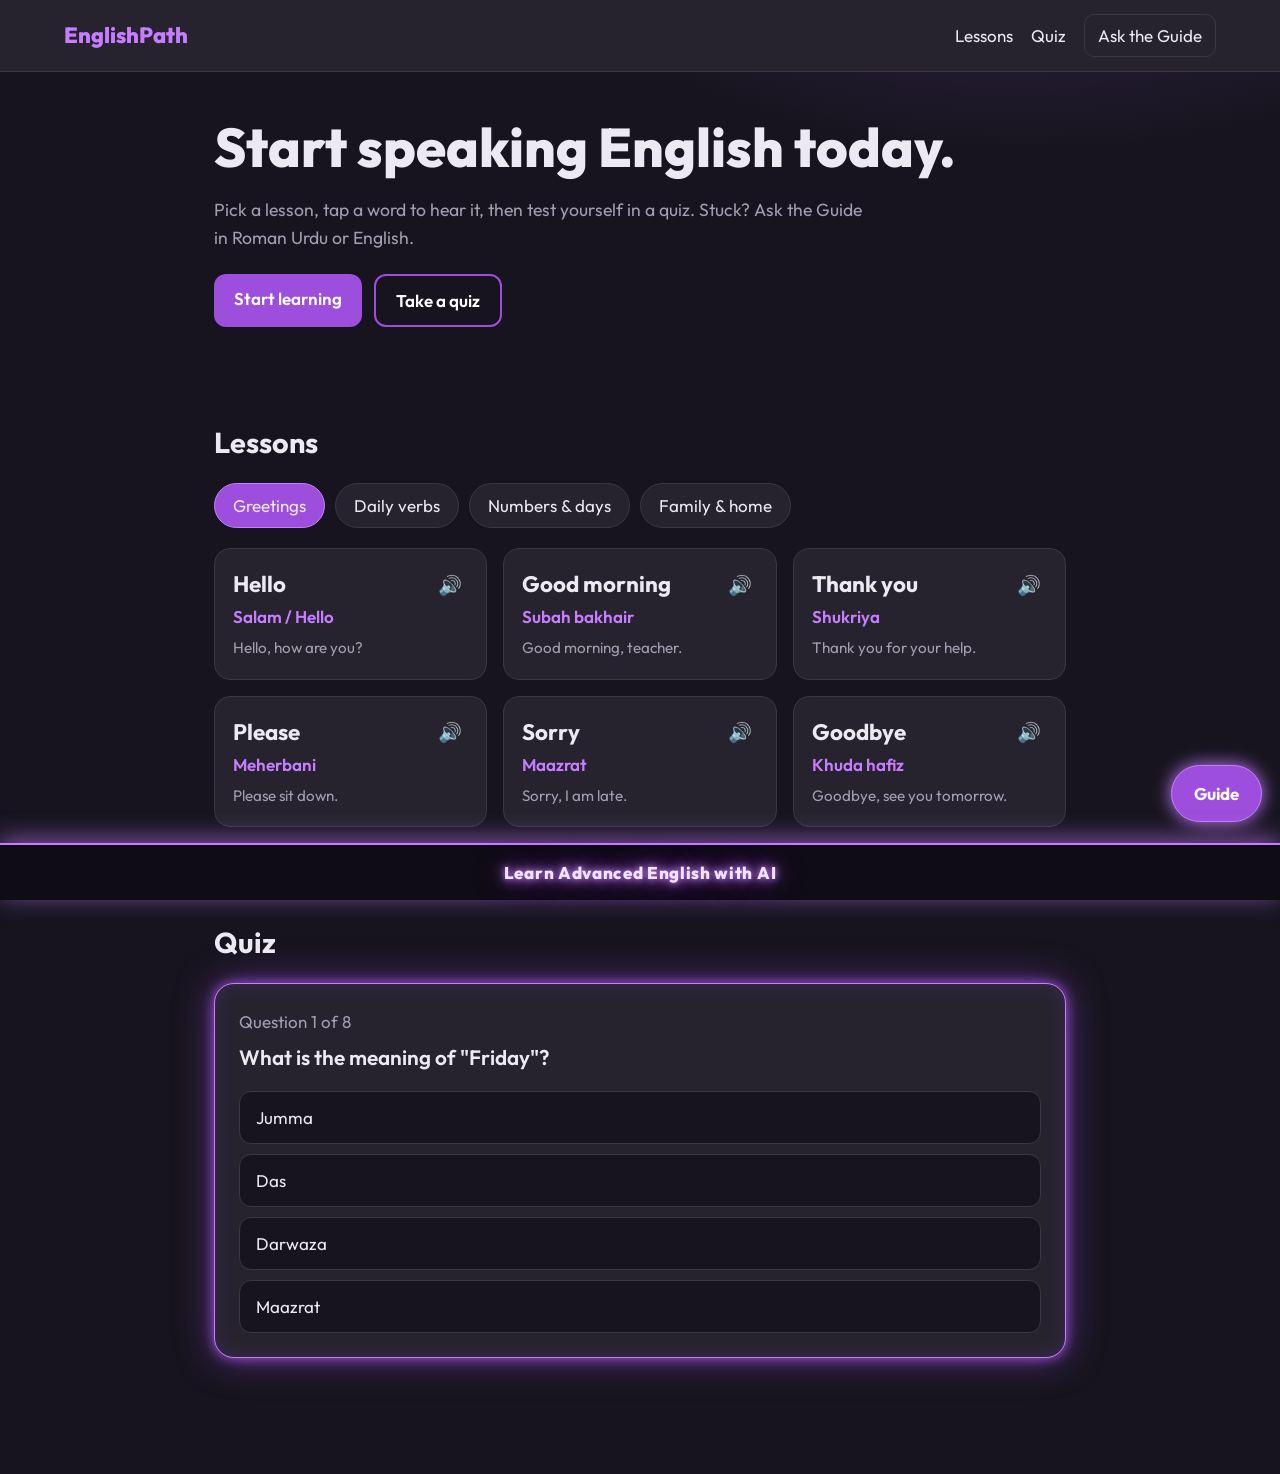
<file: index.html>
<!DOCTYPE html>
<html lang="en">
<head>
<meta charset="utf-8">
<meta name="viewport" content="width=device-width, initial-scale=1">
<title>EnglishPath – Learn English Step by Step</title>
<meta name="description" content="Easy English lessons, quizzes and an AI guide for beginners and students.">
<link rel="preconnect" href="https://fonts.googleapis.com">
<link href="https://fonts.googleapis.com/css2?family=Outfit:wght@400;600;800&display=swap" rel="stylesheet">
<link rel="stylesheet" href="style.css">
</head>
<body>
<header class="top">
  <a class="logo" href="#home">EnglishPath</a>
  <nav>
    <a href="#learn">Lessons</a>
    <a href="#quiz">Quiz</a>
    <button id="navAsk" class="ghost">Ask the Guide</button>
  </nav>
</header>

<main>
  <section id="home" class="hero">
    <h1>Start speaking English today.</h1>
    <p>Pick a lesson, tap a word to hear it, then test yourself in a quiz. Stuck? Ask the Guide in Roman Urdu or English.</p>
    <div class="row">
      <a class="btn" href="#learn">Start learning</a>
      <a class="btn alt" href="#quiz">Take a quiz</a>
    </div>
  </section>

  <section id="learn">
    <h2>Lessons</h2>
    <div id="tabs" class="tabs" role="tablist"></div>
    <div id="cards" class="cards"></div>
  </section>

  <section id="quiz">
    <h2>Quiz</h2>
    <div class="box" id="quizBox"></div>
  </section>
</main>

<button id="fab" class="fab" aria-label="Open the AI Guide">Guide</button>
<aside id="chat" class="chat box" hidden aria-label="AI Guide">
  <div class="chat-head"><b>AI Guide</b><button id="close" class="ghost" aria-label="Close">✕</button></div>
  <div id="log" class="log"></div>
  <div id="hints" class="hints"></div>
  <form id="form" class="ask">
    <input id="inp" autocomplete="off" placeholder="Ask: meaning of hello, am is are…">
    <button class="btn" type="submit">Send</button>
  </form>
</aside>

<footer class="neonbar"><span>Learn Advanced English with AI</span></footer>
<script src="config.js"></script>
<script src="app.js"></script>
</body>
</html>
</file>
<file: style.css>
:root{--ink:#17141f;--grey:#26232f;--grey2:#3a3646;--mute:#a29db0;--text:#ece9f4;--purple:#9d4edd;--neon:#c77dff;--good:#5eead4;--bad:#ff7a9c}
*{box-sizing:border-box}
html{scroll-behavior:smooth}
body{margin:0;background:radial-gradient(900px 500px at 80% -10%,#3a2a55 0%,transparent 60%),var(--ink);color:var(--text);font:17px/1.6 Outfit,system-ui,sans-serif;padding-bottom:70px}
a{color:inherit;text-decoration:none}
:focus-visible{outline:3px solid var(--neon);outline-offset:2px}
.top{display:flex;justify-content:space-between;align-items:center;padding:14px 5vw;background:var(--grey);border-bottom:1px solid var(--grey2);position:sticky;top:0;z-index:5}
.logo{font-weight:800;font-size:22px;color:var(--neon)}
nav{display:flex;gap:18px;align-items:center}
nav a:hover{color:var(--neon)}
main{max-width:980px;margin:0 auto;padding:0 5vw}
section{padding:46px 0}
h1{font-size:clamp(2rem,6vw,3.4rem);line-height:1.1;margin:0 0 14px;font-weight:800}
h2{font-size:1.8rem;margin:0 0 18px}
.hero p{max-width:55ch;color:var(--mute);font-size:1.1rem}
.row{display:flex;gap:12px;flex-wrap:wrap;margin-top:22px}
.btn{background:var(--purple);color:#fff;border:0;border-radius:12px;padding:11px 20px;font:inherit;font-weight:600;cursor:pointer}
.btn:hover{background:#b15df0}
.btn.alt{background:transparent;border:2px solid var(--purple)}
.ghost{background:none;border:1px solid var(--grey2);color:var(--text);border-radius:10px;padding:7px 13px;font:inherit;cursor:pointer}
.ghost:hover{border-color:var(--neon);color:var(--neon)}
.tabs{display:flex;gap:10px;flex-wrap:wrap;margin-bottom:20px}
.tabs button{background:var(--grey);border:1px solid var(--grey2);color:var(--text);border-radius:999px;padding:8px 18px;font:inherit;cursor:pointer}
.tabs button[aria-selected=true]{background:var(--purple);border-color:var(--neon)}
.cards{display:grid;grid-template-columns:repeat(auto-fill,minmax(250px,1fr));gap:16px}
.card{background:var(--grey);border:1px solid var(--grey2);border-radius:16px;padding:18px}
.card h3{margin:0;font-size:1.4rem;display:flex;justify-content:space-between;align-items:center}
.card .ur{color:var(--neon);font-weight:600}
.card .ex{color:var(--mute);font-size:.95rem;margin:6px 0 0}
.card button{background:none;border:0;font-size:1.2rem;cursor:pointer;color:var(--text)}
.box{background:var(--grey);border:1px solid var(--neon);border-radius:20px;padding:24px;box-shadow:0 0 12px var(--purple),0 0 36px rgba(157,78,221,.55),inset 0 0 18px rgba(157,78,221,.18)}
#quizBox .q{font-size:1.3rem;font-weight:600;margin:6px 0 16px}
.opts{display:grid;gap:10px}
.opts button{text-align:left;background:var(--ink);color:var(--text);border:1px solid var(--grey2);border-radius:12px;padding:12px 16px;font:inherit;cursor:pointer}
.opts button:hover:not(:disabled){border-color:var(--neon)}
.opts .ok{border-color:var(--good);color:var(--good)}
.opts .no{border-color:var(--bad);color:var(--bad)}
.meta{color:var(--mute);display:flex;justify-content:space-between;margin-bottom:6px}
.fab{position:fixed;right:18px;bottom:78px;z-index:6;background:var(--purple);color:#fff;border:1px solid var(--neon);border-radius:999px;padding:14px 22px;font:inherit;font-weight:700;cursor:pointer;box-shadow:0 0 18px var(--neon)}
.chat{position:fixed;right:18px;bottom:78px;z-index:7;width:min(380px,calc(100vw - 36px));height:min(520px,70vh);display:flex;flex-direction:column;padding:0}
.chat[hidden]{display:none}
.chat-head{display:flex;justify-content:space-between;align-items:center;padding:14px 16px;border-bottom:1px solid var(--grey2)}
.log{flex:1;overflow:auto;padding:14px;display:flex;flex-direction:column;gap:10px}
.msg{max-width:88%;padding:9px 13px;border-radius:14px;white-space:pre-wrap}
.msg.bot{background:var(--grey2);align-self:flex-start}
.msg.me{background:var(--purple);align-self:flex-end}
.hints{display:flex;gap:8px;flex-wrap:wrap;padding:0 14px 8px}
.hints button{background:none;border:1px solid var(--grey2);color:var(--mute);border-radius:999px;padding:4px 11px;font:inherit;font-size:.85rem;cursor:pointer}
.ask{display:flex;gap:8px;padding:12px;border-top:1px solid var(--grey2)}
.ask input{flex:1;min-width:0;background:var(--ink);border:1px solid var(--grey2);border-radius:10px;color:var(--text);padding:10px 12px;font:inherit}
.neonbar{position:fixed;left:0;right:0;bottom:0;z-index:8;text-align:center;padding:14px;background:#0f0c16;border-top:2px solid var(--neon);box-shadow:0 -4px 24px rgba(199,125,255,.6)}
.neonbar span{font-weight:800;letter-spacing:.04em;color:#f3e3ff;text-shadow:0 0 6px var(--neon),0 0 14px var(--neon),0 0 30px var(--purple)}
@media (prefers-reduced-motion:reduce){html{scroll-behavior:auto}}
@media (max-width:560px){.top{flex-direction:column;gap:8px}}
</file>
